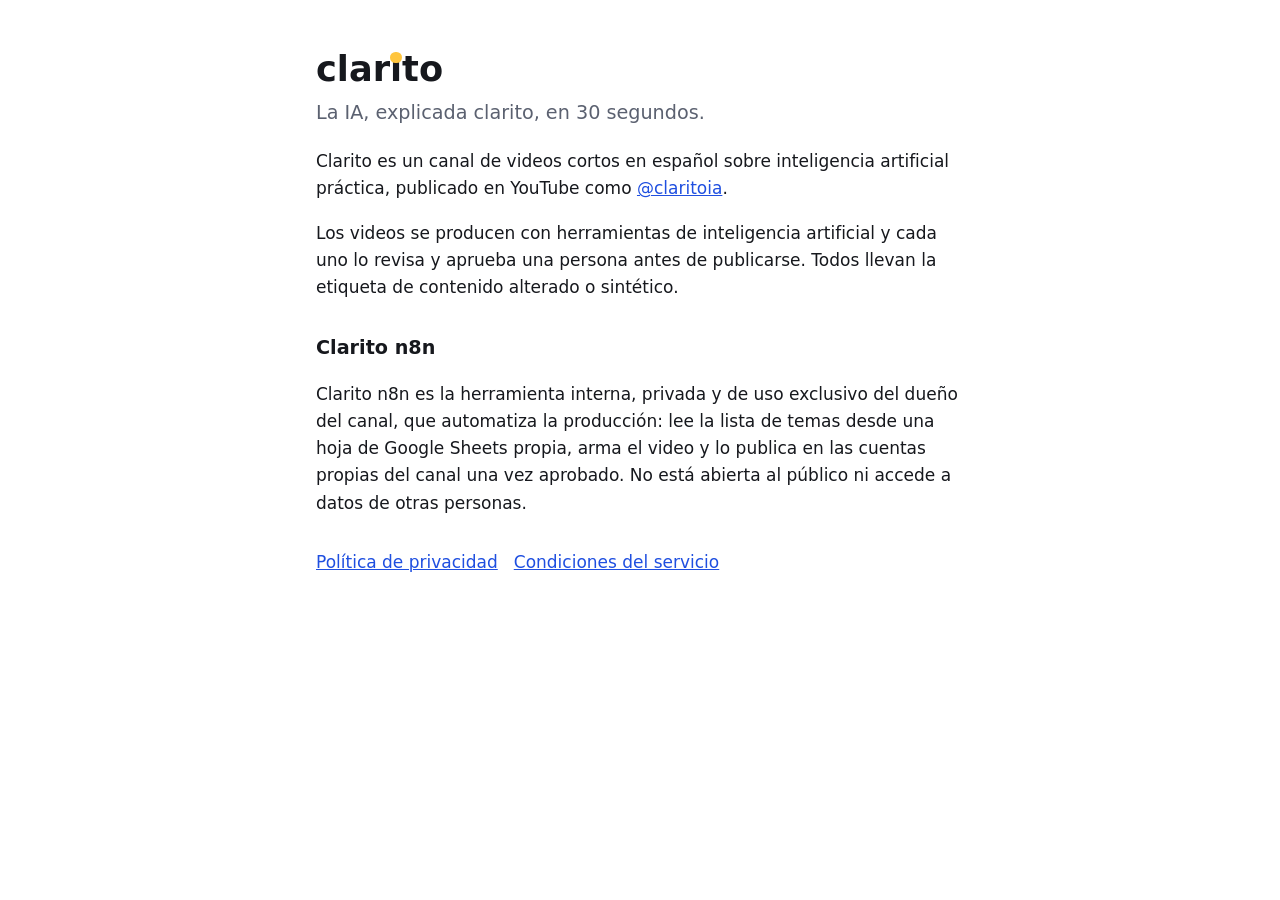
<file: index.html>
<!doctype html>
<html lang="es">
<head>
<meta charset="utf-8">
<meta name="viewport" content="width=device-width, initial-scale=1">
<title>Clarito</title>
<link rel="stylesheet" href="estilo.css">
</head>
<body>
<main>
  <h1>clar<span class="i">i</span>to</h1>
  <p class="promesa">La IA, explicada clarito, en 30 segundos.</p>
  <p>Clarito es un canal de videos cortos en español sobre inteligencia artificial práctica, publicado en YouTube como <a href="https://www.youtube.com/@claritoia">@claritoia</a>.</p>
  <p>Los videos se producen con herramientas de inteligencia artificial y cada uno lo revisa y aprueba una persona antes de publicarse. Todos llevan la etiqueta de contenido alterado o sintético.</p>
  <h2>Clarito n8n</h2>
  <p>Clarito n8n es la herramienta interna, privada y de uso exclusivo del dueño del canal, que automatiza la producción: lee la lista de temas desde una hoja de Google Sheets propia, arma el video y lo publica en las cuentas propias del canal una vez aprobado. No está abierta al público ni accede a datos de otras personas.</p>
  <nav>
    <a href="privacidad.html">Política de privacidad</a>
    <a href="condiciones.html">Condiciones del servicio</a>
  </nav>
</main>
</body>
</html>
</file>
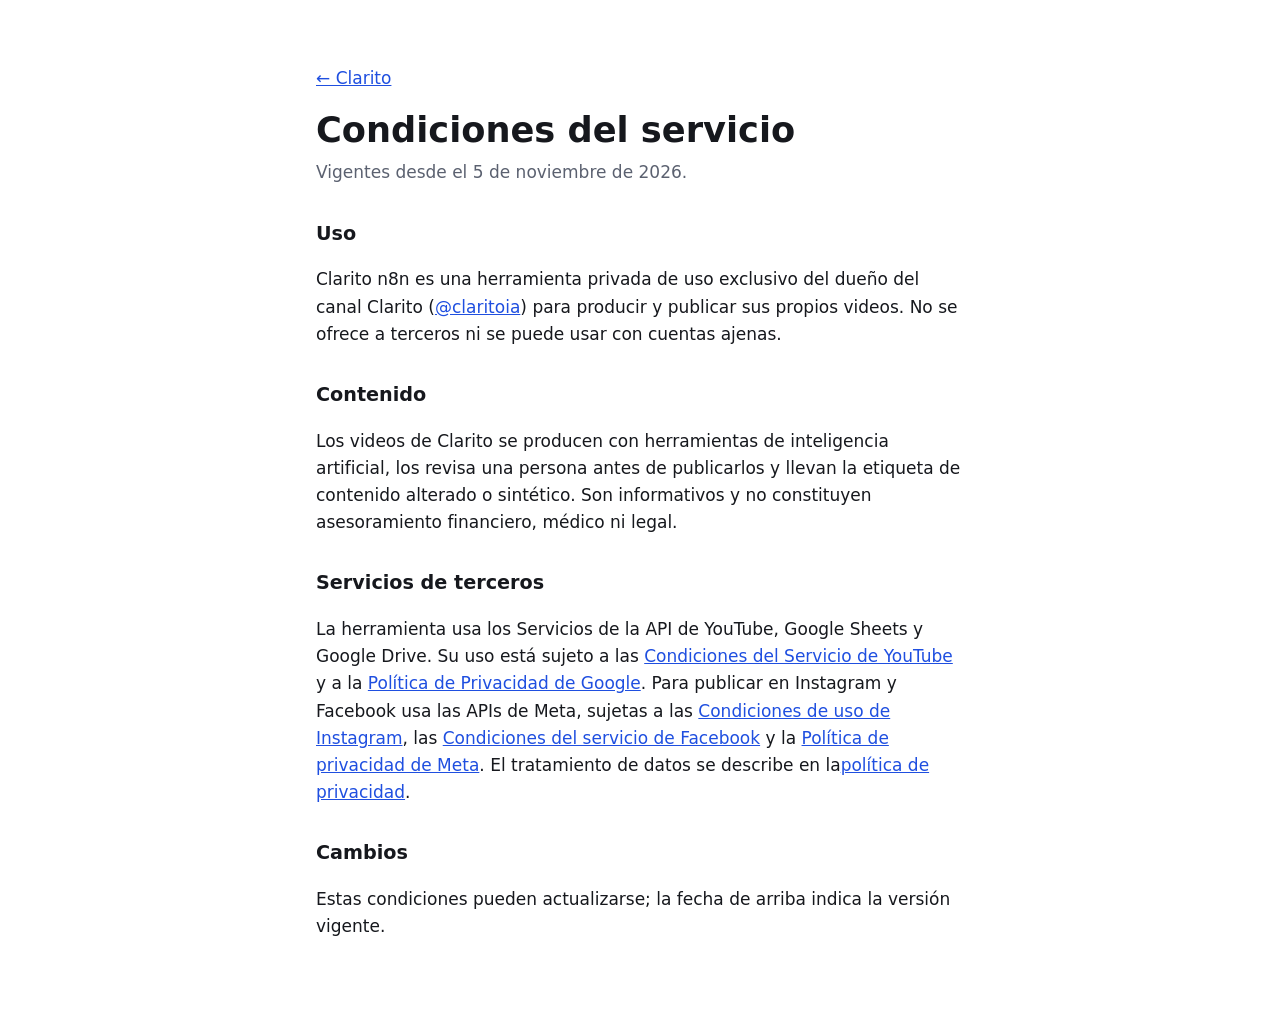
<file: condiciones.html>
<!doctype html>
<html lang="es">
<head>
<meta charset="utf-8">
<meta name="viewport" content="width=device-width, initial-scale=1">
<title>Condiciones de Clarito</title>
<link rel="stylesheet" href="estilo.css">
</head>
<body>
<main>
  <p><a href="index.html">← Clarito</a></p>
  <h1>Condiciones del servicio</h1>
  <p class="fecha">Vigentes desde el 5 de noviembre de 2026.</p>

  <h2>Uso</h2>
  <p>Clarito n8n es una herramienta privada de uso exclusivo del dueño del canal Clarito (<a href="https://www.youtube.com/@claritoia">@claritoia</a>) para producir y publicar sus propios videos. No se ofrece a terceros ni se puede usar con cuentas ajenas.</p>

  <h2>Contenido</h2>
  <p>Los videos de Clarito se producen con herramientas de inteligencia artificial, los revisa una persona antes de publicarlos y llevan la etiqueta de contenido alterado o sintético. Son informativos y no constituyen asesoramiento financiero, médico ni legal.</p>

  <h2>Servicios de terceros</h2>
  <p>La herramienta usa los Servicios de la API de YouTube, Google Sheets y Google Drive. Su uso está sujeto a las <a href="https://www.youtube.com/t/terms">Condiciones del Servicio de YouTube</a> y a la <a href="https://policies.google.com/privacy">Política de Privacidad de Google</a>. Para publicar en Instagram y Facebook usa las APIs de Meta, sujetas a las <a href="https://help.instagram.com/581066165581870">Condiciones de uso de Instagram</a>, las <a href="https://www.facebook.com/legal/terms">Condiciones del servicio de Facebook</a> y la <a href="https://www.facebook.com/privacy/policy/">Política de privacidad de Meta</a>. El tratamiento de datos se describe en la<a href="privacidad.html">política de privacidad</a>.</p>

  <h2>Cambios</h2>
  <p>Estas condiciones pueden actualizarse; la fecha de arriba indica la versión vigente.</p>
</main>
</body>
</html>
</file>
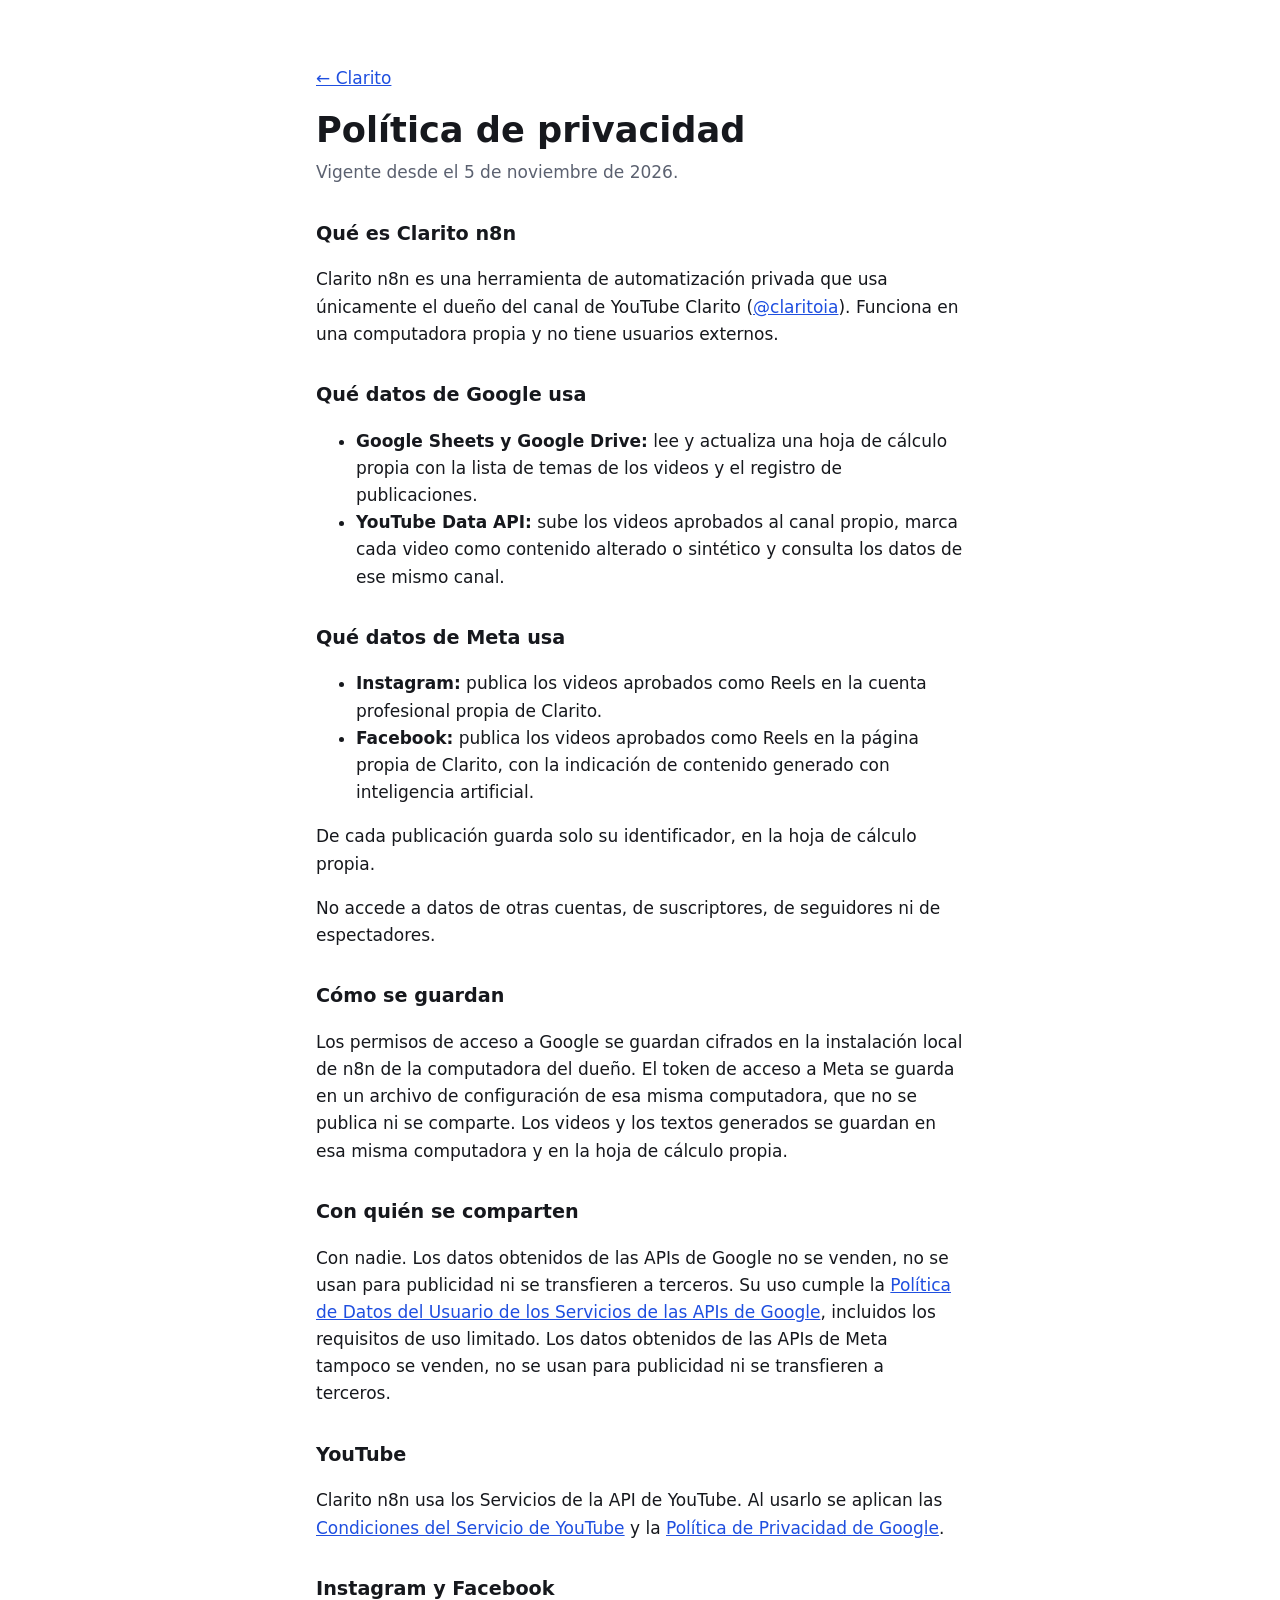
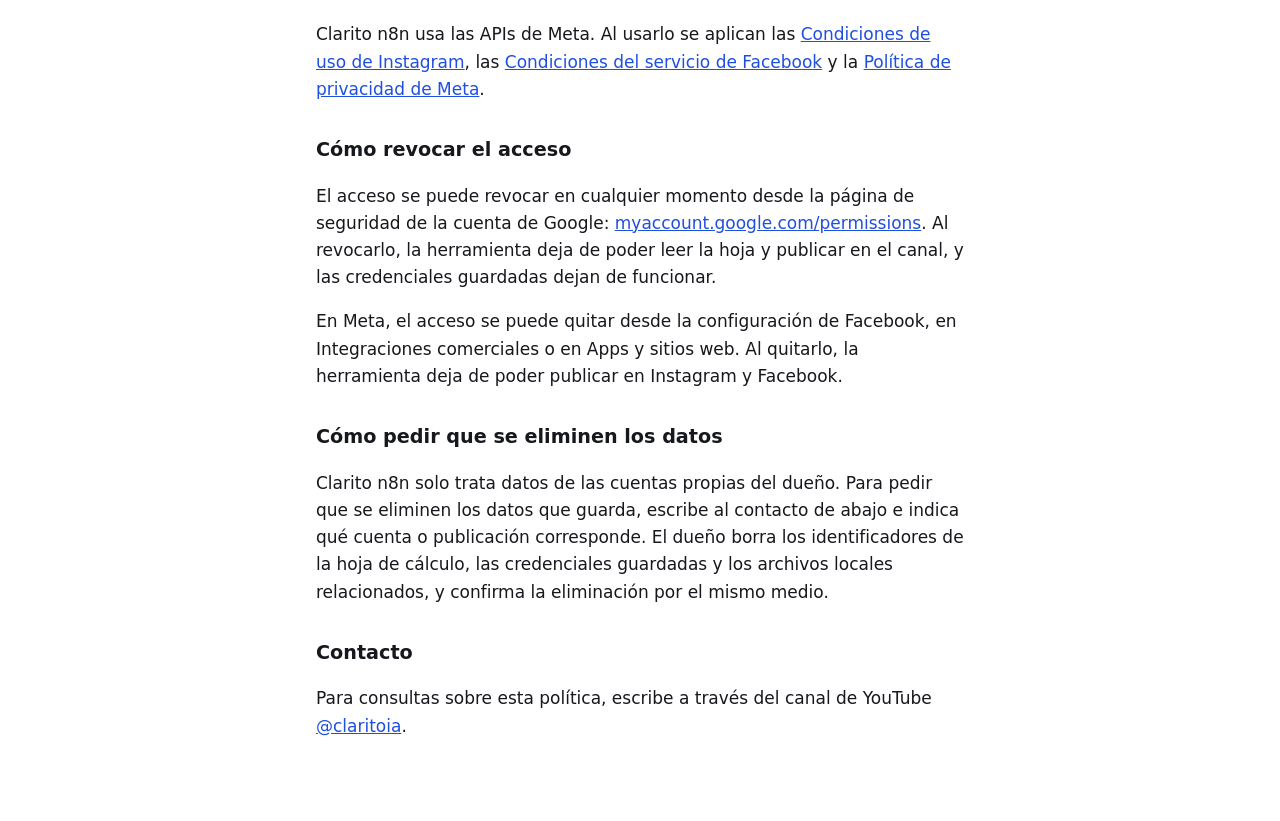
<file: privacidad.html>
<!doctype html>
<html lang="es">
<head>
<meta charset="utf-8">
<meta name="viewport" content="width=device-width, initial-scale=1">
<title>Privacidad de Clarito</title>
<link rel="stylesheet" href="estilo.css">
</head>
<body>
<main>
  <p><a href="index.html">← Clarito</a></p>
  <h1>Política de privacidad</h1>
  <p class="fecha">Vigente desde el 5 de noviembre de 2026.</p>

  <h2>Qué es Clarito n8n</h2>
  <p>Clarito n8n es una herramienta de automatización privada que usa únicamente el dueño del canal de YouTube Clarito (<a href="https://www.youtube.com/@claritoia">@claritoia</a>). Funciona en una computadora propia y no tiene usuarios externos.</p>

  <h2>Qué datos de Google usa</h2>
  <ul>
    <li><strong>Google Sheets y Google Drive:</strong> lee y actualiza una hoja de cálculo propia con la lista de temas de los videos y el registro de publicaciones.</li>
    <li><strong>YouTube Data API:</strong> sube los videos aprobados al canal propio, marca cada video como contenido alterado o sintético y consulta los datos de ese mismo canal.</li>
  </ul>

  <h2>Qué datos de Meta usa</h2>
  <ul>
    <li><strong>Instagram:</strong> publica los videos aprobados como Reels en la cuenta profesional propia de Clarito.</li>
    <li><strong>Facebook:</strong> publica los videos aprobados como Reels en la página propia de Clarito, con la indicación de contenido generado con inteligencia artificial.</li>
  </ul>
  <p>De cada publicación guarda solo su identificador, en la hoja de cálculo propia.</p>
  <p>No accede a datos de otras cuentas, de suscriptores, de seguidores ni de espectadores.</p>

  <h2>Cómo se guardan</h2>
  <p>Los permisos de acceso a Google se guardan cifrados en la instalación local de n8n de la computadora del dueño. El token de acceso a Meta se guarda en un archivo de configuración de esa misma computadora, que no se publica ni se comparte. Los videos y los textos generados se guardan en esa misma computadora y en la hoja de cálculo propia.</p>

  <h2>Con quién se comparten</h2>
  <p>Con nadie. Los datos obtenidos de las APIs de Google no se venden, no se usan para publicidad ni se transfieren a terceros. Su uso cumple la <a href="https://developers.google.com/terms/api-services-user-data-policy">Política de Datos del Usuario de los Servicios de las APIs de Google</a>, incluidos los requisitos de uso limitado. Los datos obtenidos de las APIs de Meta tampoco se venden, no se usan para publicidad ni se transfieren a terceros.</p>

  <h2>YouTube</h2>
  <p>Clarito n8n usa los Servicios de la API de YouTube. Al usarlo se aplican las <a href="https://www.youtube.com/t/terms">Condiciones del Servicio de YouTube</a> y la <a href="https://policies.google.com/privacy">Política de Privacidad de Google</a>.</p>

  <h2>Instagram y Facebook</h2>
  <p>Clarito n8n usa las APIs de Meta. Al usarlo se aplican las <a href="https://help.instagram.com/581066165581870">Condiciones de uso de Instagram</a>, las <a href="https://www.facebook.com/legal/terms">Condiciones del servicio de Facebook</a> y la <a href="https://www.facebook.com/privacy/policy/">Política de privacidad de Meta</a>.</p>

  <h2>Cómo revocar el acceso</h2>
  <p>El acceso se puede revocar en cualquier momento desde la página de seguridad de la cuenta de Google: <a href="https://myaccount.google.com/permissions">myaccount.google.com/permissions</a>. Al revocarlo, la herramienta deja de poder leer la hoja y publicar en el canal, y las credenciales guardadas dejan de funcionar.</p>

  <p>En Meta, el acceso se puede quitar desde la configuración de Facebook, en Integraciones comerciales o en Apps y sitios web. Al quitarlo, la herramienta deja de poder publicar en Instagram y Facebook.</p>

  <h2 id="eliminar-datos">Cómo pedir que se eliminen los datos</h2>
  <p>Clarito n8n solo trata datos de las cuentas propias del dueño. Para pedir que se eliminen los datos que guarda, escribe al contacto de abajo e indica qué cuenta o publicación corresponde. El dueño borra los identificadores de la hoja de cálculo, las credenciales guardadas y los archivos locales relacionados, y confirma la eliminación por el mismo medio.</p>

  <h2>Contacto</h2>
  <p>Para consultas sobre esta política, escribe a través del canal de YouTube <a href="https://www.youtube.com/@claritoia">@claritoia</a>.</p>
</main>
</body>
</html>
</file>
<file: estilo.css>
:root { --azul: #1F4FE0; --ambar: #FFC53D; --tinta: #16181D; --fondo: #FFFFFF; --suave: #5B6170; }
@media (prefers-color-scheme: dark) { :root { --fondo: #16181D; --tinta: #F2F3F5; --suave: #A9AEB9; --azul: #7A9BFF; } }
* { box-sizing: border-box; }
body { margin: 0; background: var(--fondo); color: var(--tinta); font: 17px/1.6 "IBM Plex Sans", system-ui, -apple-system, "Segoe UI", sans-serif; }
main { max-width: 680px; margin: 0 auto; padding: 48px 16px 64px; }
h1 { font-size: 2.2rem; line-height: 1.2; margin: 0 0 8px; }
h2 { font-size: 1.2rem; margin: 32px 0 8px; }
a { color: var(--azul); }
.i { position: relative; }
.i::after { content: ""; position: absolute; left: 50%; top: 0.12em; width: 0.32em; height: 0.32em; margin-left: -0.16em; border-radius: 50%; background: var(--ambar); }
.promesa { font-size: 1.2rem; color: var(--suave); margin-top: 0; }
.fecha { color: var(--suave); margin-top: 0; }
nav { display: flex; flex-wrap: wrap; gap: 16px; margin-top: 32px; }
</file>
